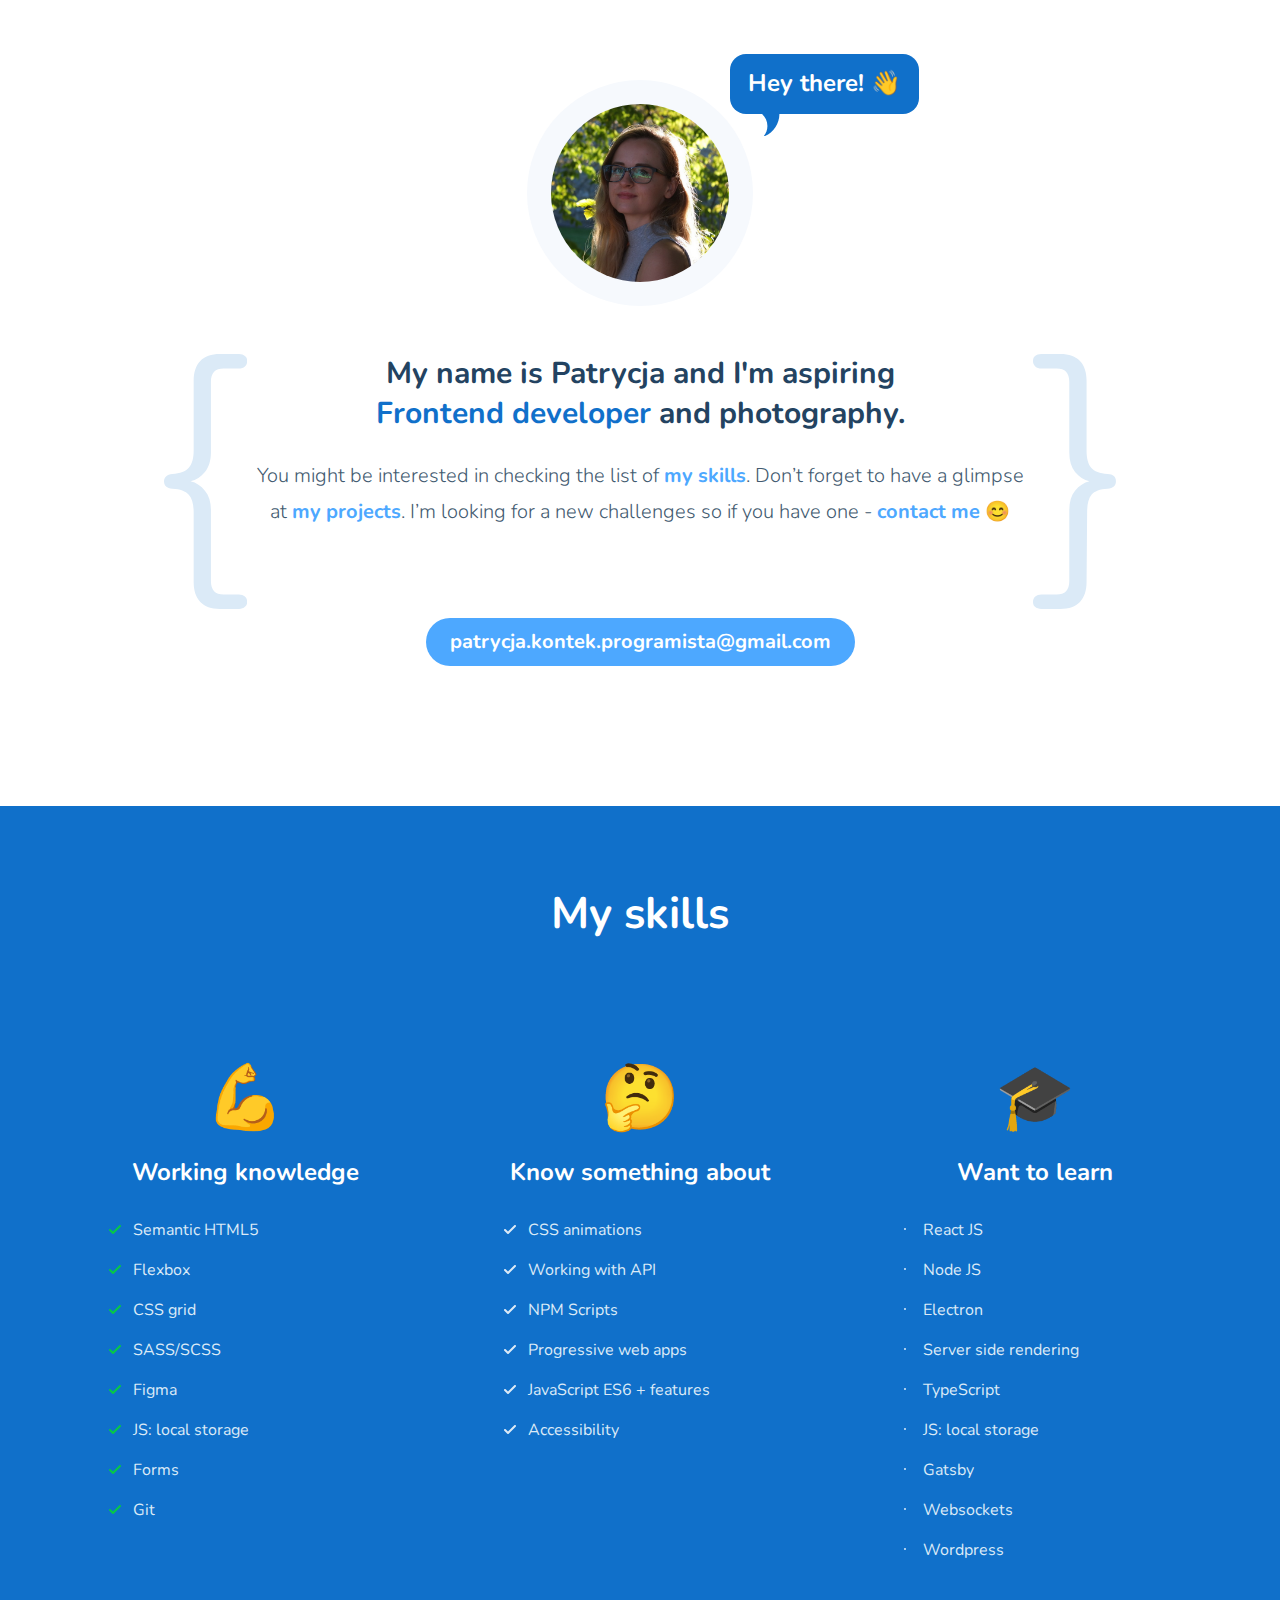
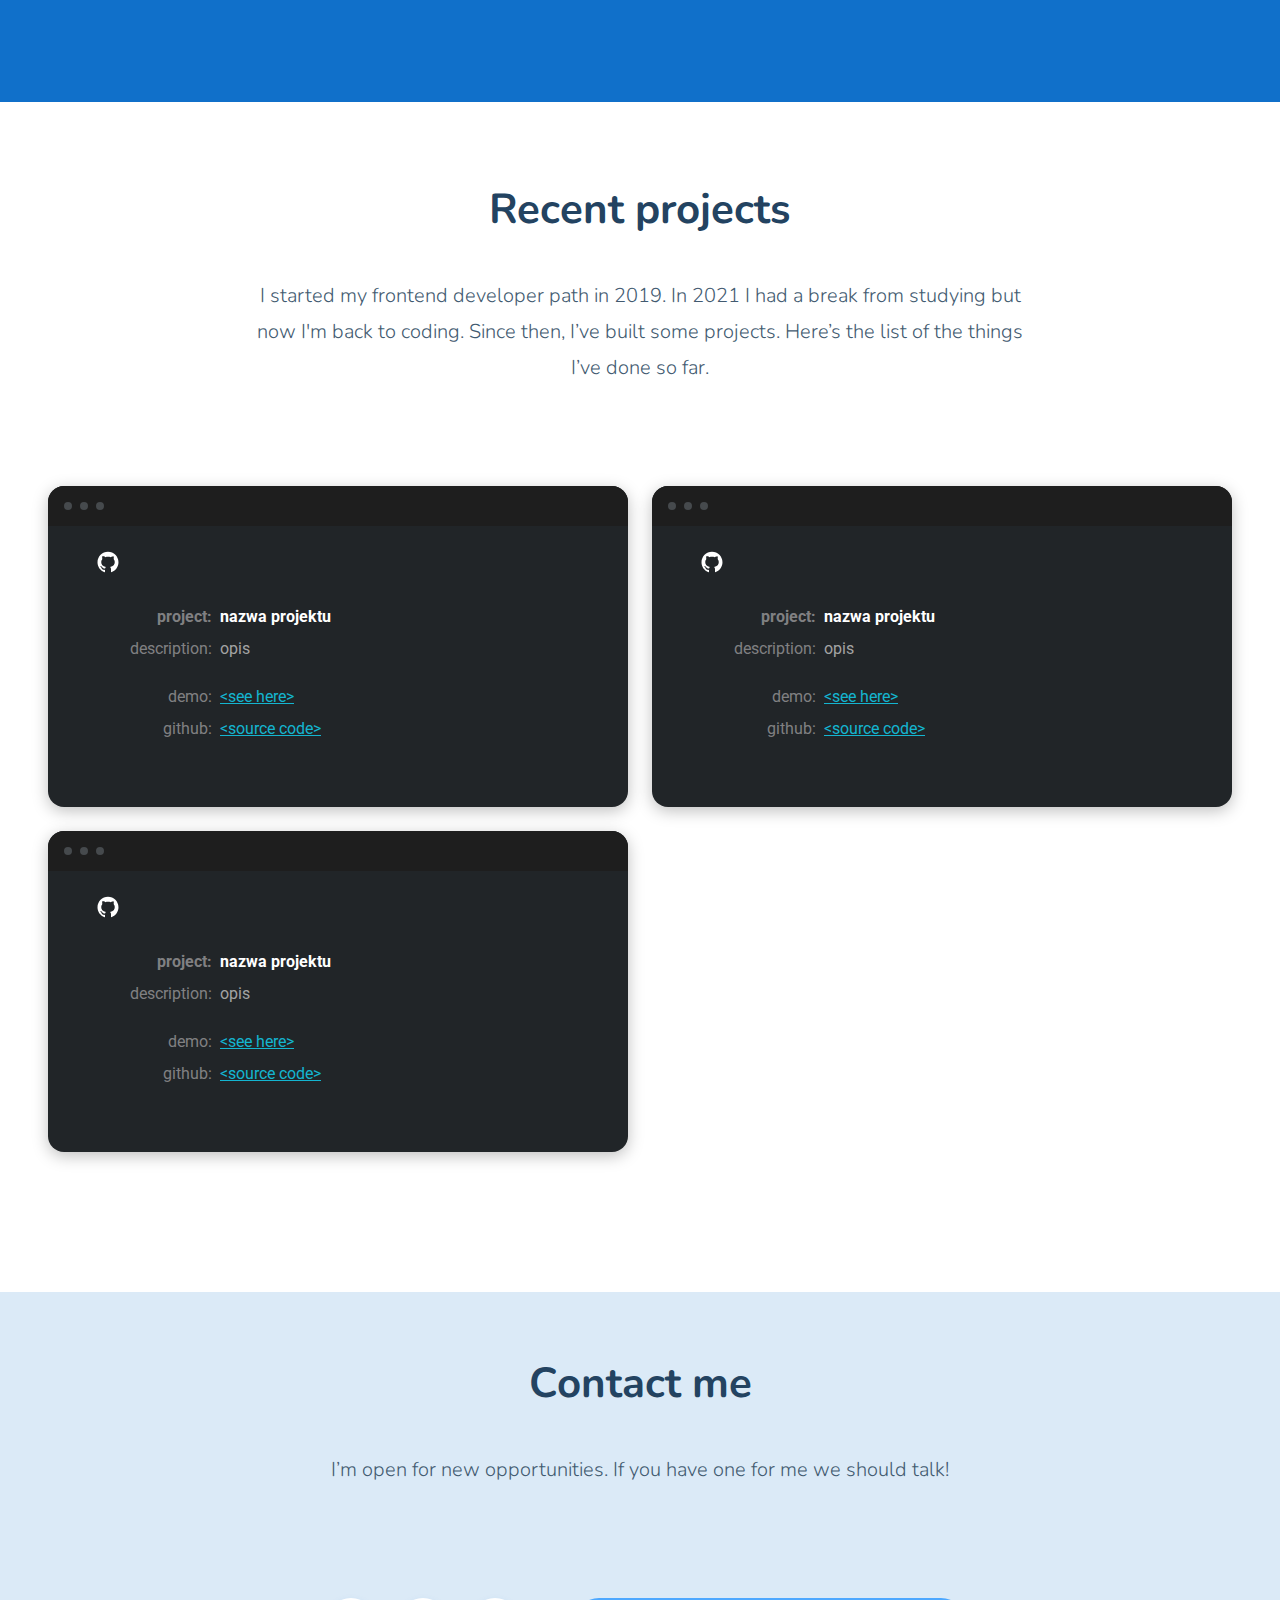
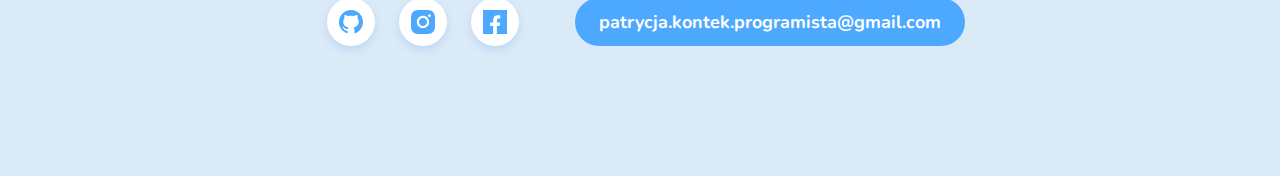
<file: index.html>
<!doctype html><html lang="en"><head><meta charset="UTF-8"/><meta name="viewport" content="width=device-width,initial-scale=1"/><title>Patrycja Kontek - portfolio</title><meta name="description" content="PK skills & projects"/><meta property="og:title" content="Patrycja Kontek - portfolio"/><meta property="og:description" content="PK skills & projects"/><meta property="og:url" content="https://ptkontek.github.io"/><meta property="og:image" content="https://ptkontek.github.io/ptkontek.github.io/PK.png"/><link href="index.86e1f36c.css" rel="stylesheet"></head><body><main><section class="hero"><div class="hero__image-container"><img class="hero__image" src="img/avatar.f8766d34.jpg" alt="Patrycja Kontek photo"/> <span class="hero__center"><span class="hero__hello">Hey there! 👋</span></span></div><div class="hero__description"><h1 class="hero__header">My name is Patrycja and I'm aspiring <span class="hero__special">Frontend developer</span> and photography.</h1><p class="hero__paragraph">You might be interested in checking the list of <a class="hero__link" href="#skills">my skills</a>. Don’t forget to have a glimpse at <a class="hero__link" href="#project">my projects</a>. I’m looking for a new challenges so if you have one - <a class="hero__link" href="#contact">contact me</a> 😊</p><a class="hero__contact" href="mailto:patrycja.kontek.programista@gmail.com">patrycja.kontek.programista@gmail.com</a></div></section><section class="skills" id="skills"><h2 class="skills__header">My skills</h2><div class="skills__columns"><article class="skills-section"><span class="skills-section__emoji">💪</span><h3 class="skills-section__header">Working knowledge</h3><ul class="skills-list"><li class="skills-list__item">Semantic HTML5</li><li class="skills-list__item">Flexbox</li><li class="skills-list__item">CSS grid</li><li class="skills-list__item">SASS/SCSS</li><li class="skills-list__item">Figma</li><li class="skills-list__item">JS: local storage</li><li class="skills-list__item">Forms</li><li class="skills-list__item">Git</li></ul></article><article class="skills-section"><span class="skills-section__emoji">🤔</span><h3 class="skills-section__header">Know something about</h3><ul class="skills-list skills-list--grey"><li class="skills-list__item">CSS animations</li><li class="skills-list__item">Working with API</li><li class="skills-list__item">NPM Scripts</li><li class="skills-list__item">Progressive web apps</li><li class="skills-list__item">JavaScript ES6 + features</li><li class="skills-list__item">Accessibility</li></ul></article><article class="skills-section"><span class="skills-section__emoji">🎓</span><h3 class="skills-section__header">Want to learn</h3><ul class="skills-list skills-list--dot"><li class="skills-list__item">React JS</li><li class="skills-list__item">Node JS</li><li class="skills-list__item">Electron</li><li class="skills-list__item">Server side rendering</li><li class="skills-list__item">TypeScript</li><li class="skills-list__item">JS: local storage</li><li class="skills-list__item">Gatsby</li><li class="skills-list__item">Websockets</li><li class="skills-list__item">Wordpress</li></ul></article></div></section><section class="projects" id="project"><h2 class="projects__header">Recent projects</h2><p class="projects__description">I started my frontend developer path in 2019. In 2021 I had a break from studying but now I'm back to coding. Since then, I’ve built some projects. Here’s the list of the things I’ve done so far.</p><div class="project-grid"><article class="project"><div class="project__window"><span class="project__circle"></span> <span class="project__circle"></span> <span class="project__circle"></span></div><div class="project__content"><img src="img/github-icon.ad33650a.svg" alt=""/><h3 class="project__grid project__title"><span class="project__label">project:</span><span>nazwa projektu</span></h3><p class="project__grid project__grid--description"><span class="project__label">description:</span><span>opis</span></p><p class="project__grid"><span class="project__label">demo:</span><span><a class="project__link" href="#" title="opis">&lt;see here&gt;</a></span></p><p class="project__grid"><span class="project__label">github:</span><span><a class="project__link" href="#" title="opis">&lt;source code&gt;</a></span></p></div></article><article class="project"><div class="project__window"><span class="project__circle"></span> <span class="project__circle"></span> <span class="project__circle"></span></div><div class="project__content"><img src="img/github-icon.ad33650a.svg" alt=""/><h3 class="project__grid project__title"><span class="project__label">project:</span><span>nazwa projektu</span></h3><p class="project__grid project__grid--description"><span class="project__label">description:</span><span>opis</span></p><p class="project__grid"><span class="project__label">demo:</span><span><a class="project__link" href="#" title="opis">&lt;see here&gt;</a></span></p><p class="project__grid"><span class="project__label">github:</span><span><a class="project__link" href="#" title="opis">&lt;source code&gt;</a></span></p></div></article><article class="project"><div class="project__window"><span class="project__circle"></span> <span class="project__circle"></span> <span class="project__circle"></span></div><div class="project__content"><img src="img/github-icon.ad33650a.svg" alt=""/><h3 class="project__grid project__title"><span class="project__label">project:</span><span>nazwa projektu</span></h3><p class="project__grid project__grid--description"><span class="project__label">description:</span><span>opis</span></p><p class="project__grid"><span class="project__label">demo:</span><span><a class="project__link" href="#" title="opis">&lt;see here&gt;</a></span></p><p class="project__grid"><span class="project__label">github:</span><span><a class="project__link" href="#" title="opis">&lt;source code&gt;</a></span></p></div></article></div></section><section class="contact" id="contact"><h2 class="contact__header">Contact me</h2><p class="contact__description">I’m open for new opportunities. If you have one for me we should talk!</p><div class="contact__links"><ul class="socials"><li class="socials__item"><a class="socials__link" href="https://github.com/ptkontek/"><img src="img/github.d527165b.svg" class="socials__icon" alt="Patrycja Kontek github"/></a></li><li class="socials__item"><a class="socials__link" href="https://www.instagram.com/patrycja_kontek/"><img src="img/ig.d5ce63e5.svg" class="socials__icon" alt="Patrycja Kontek instagram"/></a></li><li class="socials__item"><a class="socials__link" href="https://www.facebook.com/patrycja.kontek/"><img src="img/fb.1e018c8b.svg" class="socials__icon" alt="Patrycja Kontek facebook"/></a></li></ul><a class="contact__mail" href="mailto:patrycja.kontek.programista@gmail.com">patrycja.kontek.programista@gmail.com</a></div></section></main><script src="index.86e1f36c.js"></script></body></html>
</file>
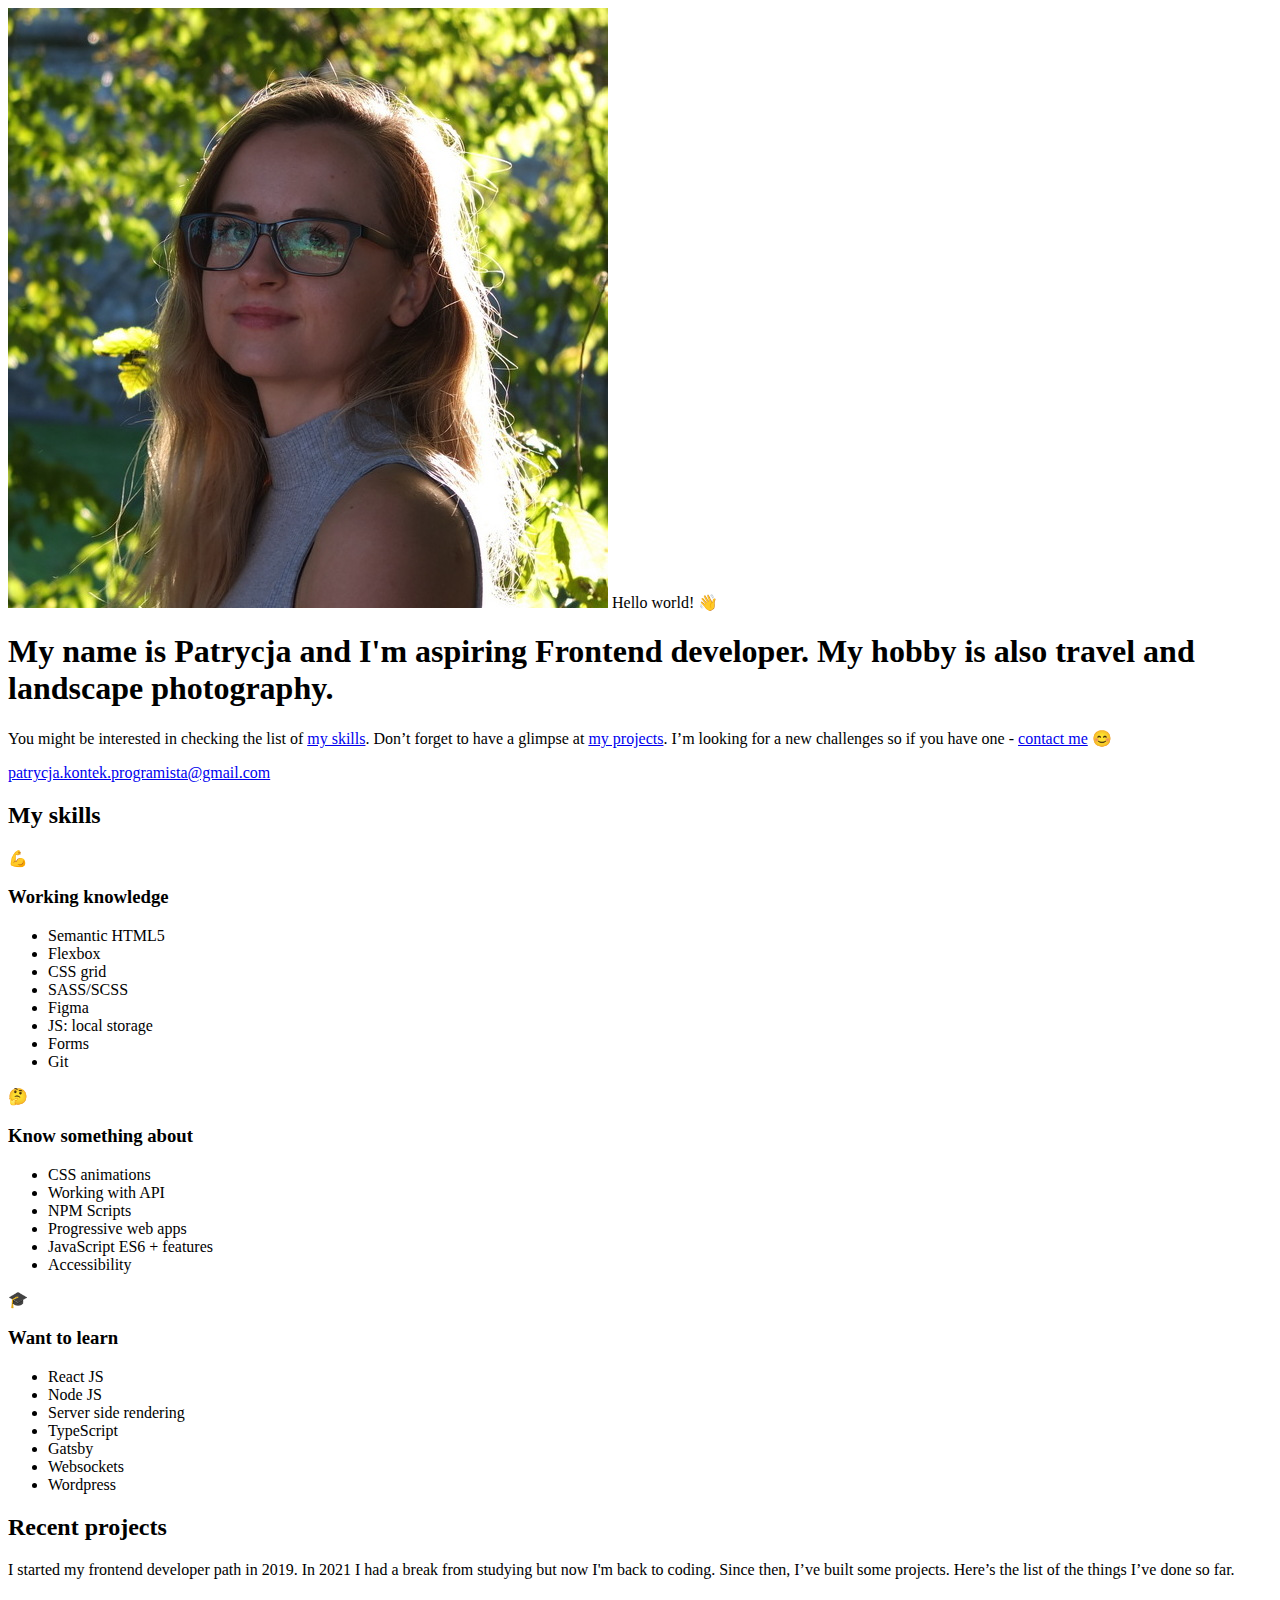
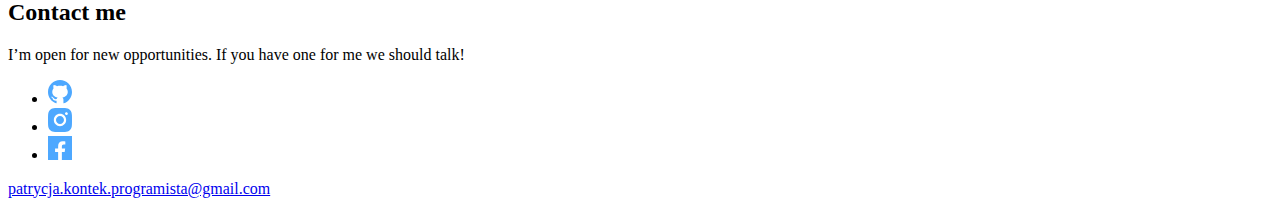
<file: src/pages/index.html>
<!DOCTYPE html>
<html lang="en">
  <head>
    <meta charset="UTF-8" />
    <meta name="viewport" content="width=device-width, initial-scale=1.0" />
    <title>Patrycja Kontek - portfolio</title>
    <meta name="description" content="PK skills & projects" />
    <meta property="og:title" content="Patrycja Kontek - portfolio" />
    <meta property="og:description" content="PK skills & projects" />
    <meta property="og:url" content="https://ptkontek.github.io" />
    <meta property="og:image" content="https://ptkontek.github.io/PK.png" />
  </head>
  <body>
    <main>
      <section class="hero">
        <div class="hero__image-container">
          <img
            class="hero__image"
            src="../assets/img/avatar.jpg"
            alt="Patrycja Kontek photo"
          />
          <span class="hero__center"
            ><span class="hero__hello"
              >Hello world! <span class="hand">👋</span>
            </span></span
          >
        </div>
        <div class="hero__description">
          <h1 class="hero__header">
            My name is Patrycja and I'm aspiring
            <span class="hero__special">Frontend developer</span>. My hobby is
            also travel and landscape photography.
          </h1>
          <p class="hero__paragraph">
            You might be interested in checking the list of
            <a class="hero__link" href="#skills">my skills</a>. Don’t forget to
            have a glimpse at
            <a class="hero__link" href="#project">my projects</a>. I’m looking
            for a new challenges so if you have one -
            <a class="hero__link" href="#contact">contact me</a> 😊
          </p>
          <a
            class="hero__contact"
            href="mailto:patrycja.kontek.programista@gmail.com"
            >patrycja.kontek.programista@gmail.com</a
          >
        </div>
      </section>
      <section class="skills" id="skills">
        <h2 class="skills__header">My skills</h2>
        <div class="skills__columns">
          <article class="skills-section">
            <span class="skills-section__emoji">💪</span>
            <h3 class="skills-section__header">Working knowledge</h3>
            <ul class="skills-list">
              <li class="skills-list__item">Semantic HTML5</li>
              <li class="skills-list__item">Flexbox</li>
              <li class="skills-list__item">CSS grid</li>
              <li class="skills-list__item">SASS/SCSS</li>
              <li class="skills-list__item">Figma</li>
              <li class="skills-list__item">JS: local storage</li>
              <li class="skills-list__item">Forms</li>
              <li class="skills-list__item">Git</li>
            </ul>
          </article>
          <article class="skills-section">
            <span class="skills-section__emoji">🤔</span>
            <h3 class="skills-section__header">Know something about</h3>
            <ul class="skills-list skills-list--grey">
              <li class="skills-list__item">CSS animations</li>
              <li class="skills-list__item">Working with API</li>
              <li class="skills-list__item">NPM Scripts</li>
              <li class="skills-list__item">Progressive web apps</li>
              <li class="skills-list__item">JavaScript ES6 + features</li>
              <li class="skills-list__item">Accessibility</li>
            </ul>
          </article>
          <article class="skills-section">
            <span class="skills-section__emoji">🎓</span>
            <h3 class="skills-section__header">Want to learn</h3>
            <ul class="skills-list skills-list--dot">
              <li class="skills-list__item">React JS</li>
              <li class="skills-list__item">Node JS</li>
              <li class="skills-list__item">Server side rendering</li>
              <li class="skills-list__item">TypeScript</li>
              <li class="skills-list__item">Gatsby</li>
              <li class="skills-list__item">Websockets</li>
              <li class="skills-list__item">Wordpress</li>
            </ul>
          </article>
        </div>
      </section>
      <section class="projects" id="project">
        <h2 class="projects__header">Recent projects</h2>
        <p class="projects__description">
          I started my frontend developer path in 2019. In 2021 I had a break
          from studying but now I'm back to coding. Since then, I’ve built some
          projects. Here’s the list of the things I’ve done so far.
        </p>
        <div class="project-grid project-grid--js"></div>
      </section>
      <section class="contact" id="contact">
        <h2 class="contact__header">Contact me</h2>
        <p class="contact__description">
          I’m open for new opportunities. If you have one for me we should talk!
        </p>
        <div class="contact__links">
          <ul class="socials">
            <li class="socials__item">
              <a
                class="socials__link"
                href="https://github.com/ptkontek/"
                target="_blank"
                rel="noopener noreferer"
                ><img
                  src="../assets/img/github.svg"
                  class="socials__icon"
                  alt="Patrycja Kontek github"
              /></a>
            </li>
            <li class="socials__item">
              <a
                class="socials__link"
                href="https://www.instagram.com/patrycja_kontek/"
                target="_blank"
                rel="noopener noreferer"
                ><img
                  src="../assets/img/ig.svg"
                  class="socials__icon"
                  alt="Patrycja Kontek instagram"
              /></a>
            </li>
            <li class="socials__item">
              <a
                class="socials__link"
                href="https://www.facebook.com/patrycja.kontek/"
                target="_blank"
                rel="noopener noreferer"
                ><img
                  src="../assets/img/fb.svg"
                  class="socials__icon"
                  alt="Patrycja Kontek facebook"
              /></a>
            </li>
          </ul>
          <a
            class="contact__mail"
            href="mailto:patrycja.kontek.programista@gmail.com"
            >patrycja.kontek.programista@gmail.com</a
          >
        </div>
      </section>
    </main>
  </body>
</html>
</file>
<file: index.86e1f36c.css>
@import url(https://fonts.googleapis.com/css2?family=Nunito:wght@300;400;600;700&family=Roboto:wght@400;700&display=swap);
/*! normalize.css v8.0.1 | MIT License | github.com/necolas/normalize.css */html{line-height:1.15;-webkit-text-size-adjust:100%}body{margin:0}main{display:block}h1{font-size:2em;margin:.67em 0}hr{box-sizing:content-box;height:0;overflow:visible}pre{font-family:monospace,monospace;font-size:1em}a{background-color:transparent}abbr[title]{border-bottom:none;text-decoration:underline;text-decoration:underline dotted}b,strong{font-weight:bolder}code,kbd,samp{font-family:monospace,monospace;font-size:1em}small{font-size:80%}sub,sup{font-size:75%;line-height:0;position:relative;vertical-align:baseline}sub{bottom:-.25em}sup{top:-.5em}img{border-style:none}button,input,optgroup,select,textarea{font-family:inherit;font-size:100%;line-height:1.15;margin:0}button,input{overflow:visible}button,select{text-transform:none}[type=button],[type=reset],[type=submit],button{-webkit-appearance:button}[type=button]::-moz-focus-inner,[type=reset]::-moz-focus-inner,[type=submit]::-moz-focus-inner,button::-moz-focus-inner{border-style:none;padding:0}[type=button]:-moz-focusring,[type=reset]:-moz-focusring,[type=submit]:-moz-focusring,button:-moz-focusring{outline:1px dotted ButtonText}fieldset{padding:.35em .75em .625em}legend{box-sizing:border-box;color:inherit;display:table;max-width:100%;padding:0;white-space:normal}progress{vertical-align:baseline}textarea{overflow:auto}[type=checkbox],[type=radio]{box-sizing:border-box;padding:0}[type=number]::-webkit-inner-spin-button,[type=number]::-webkit-outer-spin-button{height:auto}[type=search]{-webkit-appearance:textfield;outline-offset:-2px}[type=search]::-webkit-search-decoration{-webkit-appearance:none}::-webkit-file-upload-button{-webkit-appearance:button;font:inherit}details{display:block}summary{display:list-item}[hidden],template{display:none}.contact{background:#dbeaf7;padding:64px 16px 20px}.contact__header{margin-top:0;font-weight:700;font-size:36px;line-height:48px;text-align:center;color:#234361}@media(min-width:960px){.contact__header{font-size:42px;line-height:56px;margin-bottom:40px}}.contact__description{font-weight:300;font-size:16px;line-height:32px;text-align:center;color:#425a70}@media(min-width:960px){.contact__description{font-size:20px;line-height:36px}}.contact__links{text-align:center}@media(min-width:960px){.contact__links{display:flex;align-items:center;justify-content:space-between;max-width:650px;margin:110px auto}}.contact__mail{border-radius:64px;color:#fff;padding:4px 10px;background:#4da8ff;font-size:14px;line-height:40px;display:inline-block;text-decoration:none;font-weight:700}@media(min-width:768px){.contact__mail{font-size:18px;padding:4px 24px}}.hero{padding:80px 16px 0}@media(min-width:768px){.hero{max-width:768px;margin:0 auto}}@media(min-width:960px){.hero{max-width:100%}}.hero__center{position:absolute;left:calc(50% + 90px);top:-26px}.hero__contact{border-radius:64px;color:#fff;padding:4px 10px;background:#4da8ff;font-size:14px;line-height:40px;display:inline-block;text-decoration:none;font-weight:700;margin-top:48px}@media(min-width:768px){.hero__contact{font-size:18px;padding:4px 24px}}@media(min-width:960px){.hero__contact{font-size:20px;line-height:40px;margin-top:68px}}.hero__description{font-weight:300;font-size:16px;line-height:32px;text-align:center;margin-bottom:56px}@media(min-width:960px){.hero__description{font-size:20px;line-height:36px;max-width:786px;margin:40px auto 140px;position:relative}.hero__description:after,.hero__description:before{width:83px;height:255px;content:"";display:block;position:absolute;top:0}.hero__description:before{background:url(img/left.e24c2ca0.svg);right:100%}.hero__description:after{background:url(img/right.767db10b.svg);left:100%}}.hero__header{font-size:26px;line-height:32px;color:#234361}@media(min-width:960px){.hero__header{font-size:30px;line-height:40px;margin:48px auto 24px}}.hero__hello{display:none}@media(min-width:960px){.hero__hello{display:block;color:#fff;background:#1070ca;padding:16px 18px;border-radius:16px;font-weight:700;font-size:24px;position:relative}.hero__hello:after{content:"";position:absolute;top:100%;left:32px;display:block;width:18px;height:22px;background:url(img/speech.13333786.svg)}}.hero__image{box-sizing:content-box;width:96px;height:96px;border:16px solid #f6f9fd;border-radius:50%}@media(min-width:960px){.hero__image{width:178px;height:178px;border:24px solid #f6f9fd}}.hero__image-container{display:flex;align-items:center;justify-content:center;position:relative}.hero__link{font-weight:700;color:#4da8ff;text-decoration:none}.hero__special{color:#1070ca;white-space:nowrap}.projects{padding:64px 16px 88px}@media(min-width:960px){.projects{padding:80px 16px 140px}}.projects__header{font-weight:700;font-size:36px;line-height:48px;text-align:center;color:#234361;margin:0 0 40px}@media(min-width:960px){.projects__header{font-size:42px;line-height:56px}}.projects__description{font-weight:300;font-size:16px;line-height:32px;text-align:center;max-width:786px;margin:0 auto 46px}@media(min-width:960px){.projects__description{font-size:20px;line-height:36px;margin-bottom:100px}}.project{background:#212528;border-radius:16px;color:#a3a3a3;font-family:Roboto,sans-serif;font-size:14px;font-weight:400;line-height:24px;overflow:hidden;box-shadow:0 4px 16px rgba(0,0,0,.25)}@media(min-width:960px){.project{font-size:16px}}.project__circle{display:block;width:8px;height:8px;background:#464a4d;border-radius:50px;margin-right:8px}.project__content{padding:24px 16px}@media(min-width:960px){.project__content{padding:24px 48px 58px}}.project__grid{display:grid;grid-template-columns:102px 1fr;-moz-column-gap:8px;column-gap:8px;margin:0 0 8px}@media(min-width:960px){.project__grid{grid-template-columns:116px 1fr}}.project__grid--description{margin-bottom:24px}.project__label{display:block;text-align:right;color:#808082}.project__link{color:#14b5d0}.project__title{color:#fff;font-size:14px;font-weight:700;line-height:24px;margin-top:24px}@media(min-width:960px){.project__title{font-size:16px}}.project__window{height:40px;background:#1e1e1e;display:flex;align-items:center;padding:0 0 0 16px}.project-grid{display:grid;-moz-column-gap:24px;column-gap:24px;row-gap:24px;max-width:1184px;margin:0 auto}@media(min-width:768px){.project-grid{grid-template-columns:1fr 1fr}}.skills{background:#1070ca;color:#fff;padding:64px 16px 88px}@media(min-width:960px){.skills{padding:80px 16px 140px}}@media(min-width:960px){.skills__columns{display:grid;grid-template-columns:1fr 1fr 1fr;max-width:1184px;margin:0 auto}}.skills__header{font-weight:700;font-size:36px;line-height:48px;text-align:center;margin:0 0 80px}@media(min-width:960px){.skills__header{font-size:44px;line-height:56px;margin:0 0 56px}}.skills-list{font-style:normal;font-size:16px;line-height:24px;color:#dbeaf7;width:280px;margin:0 auto;list-style-type:none;padding:0}.skills-list__item{padding:0 0 0 24px;margin:16px 4px 0;position:relative}.skills-list__item:before{position:absolute;left:0;top:7px;display:block;content:"";width:12px;height:9px;background-image:url(img/small-tick-green.7747dc29.svg)}.skills-list--grey .skills-list__item:before{background-image:url(img/small-tick-grey.a397d03e.svg)}.skills-list--dot .skills-list__item:before{width:2px;height:2px;border-radius:50px;background:#dbeaf7;top:10px;left:5px}.skills-section{margin-top:64px}.skills-section__emoji{font-size:64px;line-height:72px;display:block;text-align:center}.skills-section__header{font-weight:700;font-size:24px;line-height:44px;text-align:center;margin:16px 0 24px}.socials{list-style-type:none;padding:0;margin:56px 0 64px;display:flex;justify-content:center}@media(min-width:960px){.socials{margin:0}}.socials__item{margin:0 12px}.socials__link{width:48px;height:48px;background:#fff;display:flex;justify-content:center;align-items:center;border-radius:50%;box-shadow:0 4px 8px rgba(16,112,202,.15)}html{box-sizing:border-box}*,:after,:before{box-sizing:inherit}body{font-family:Nunito,sans-serif;color:#425a70}
</file>
